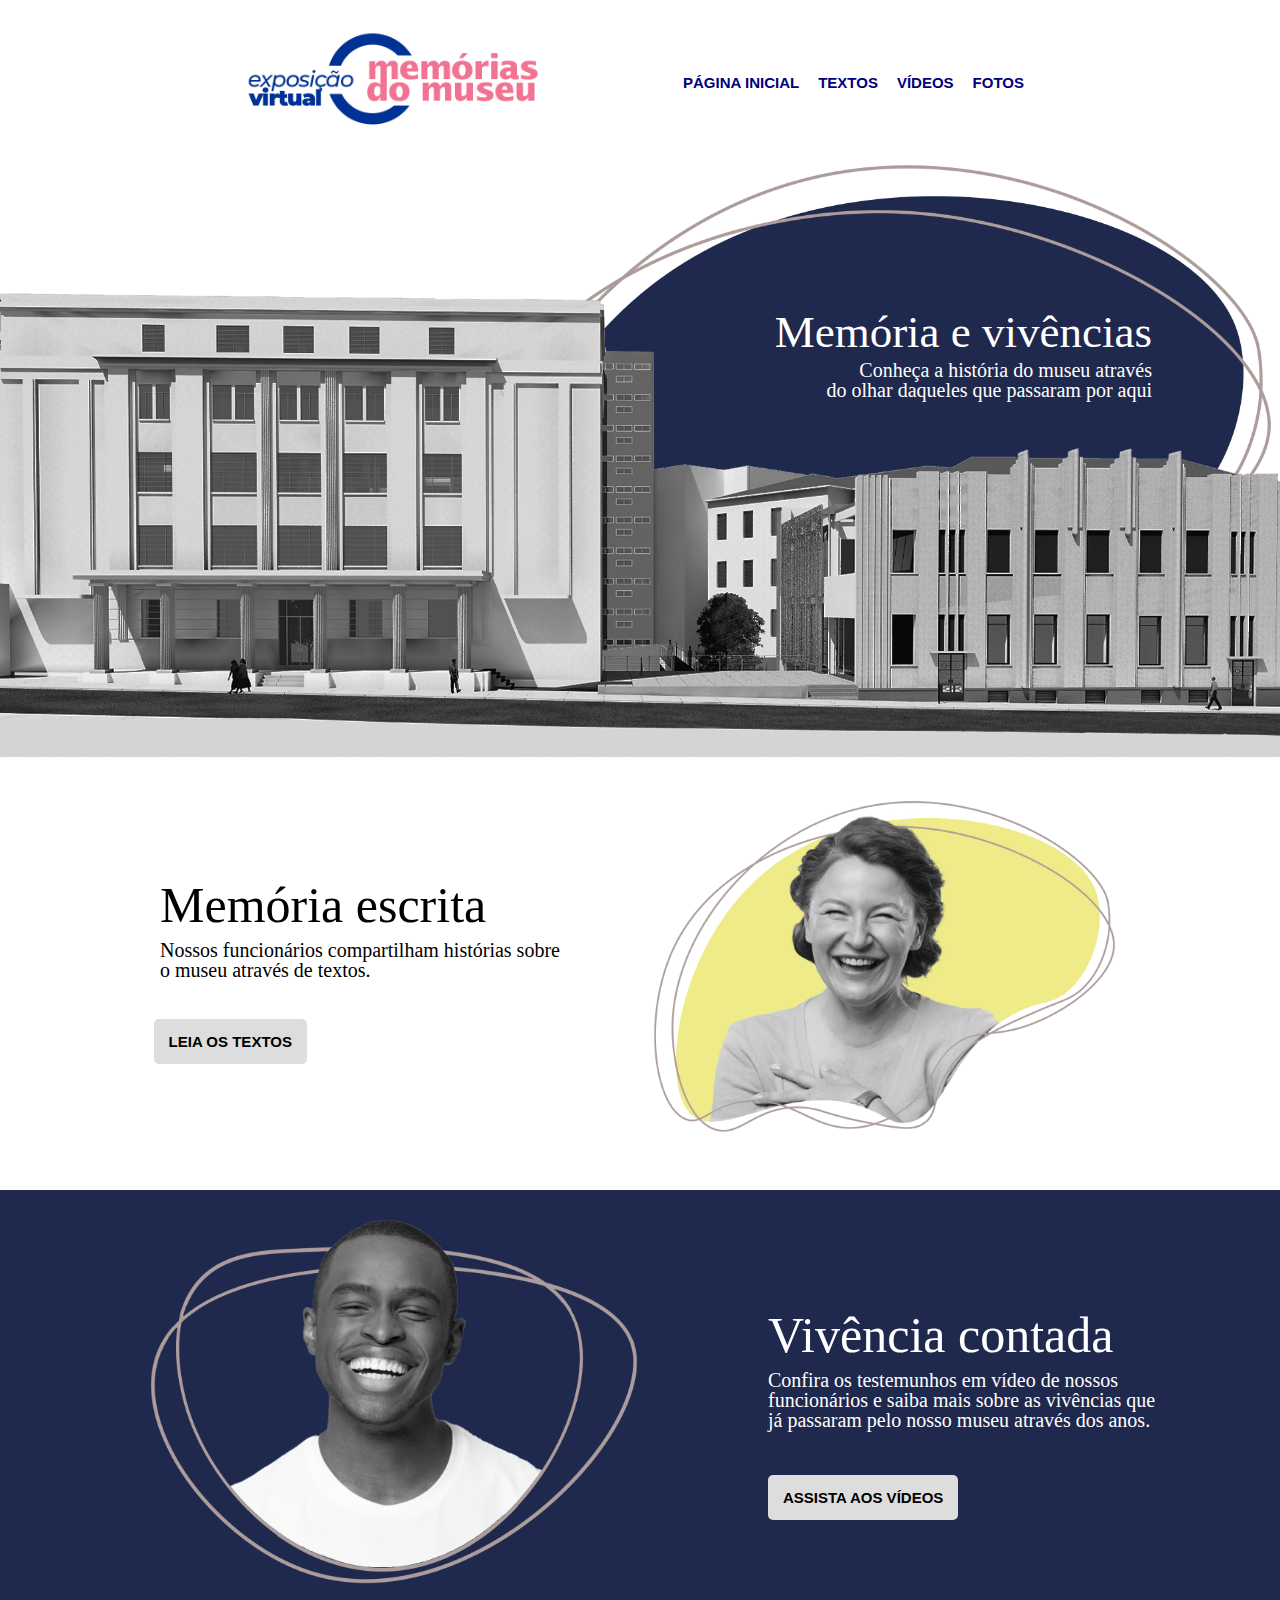
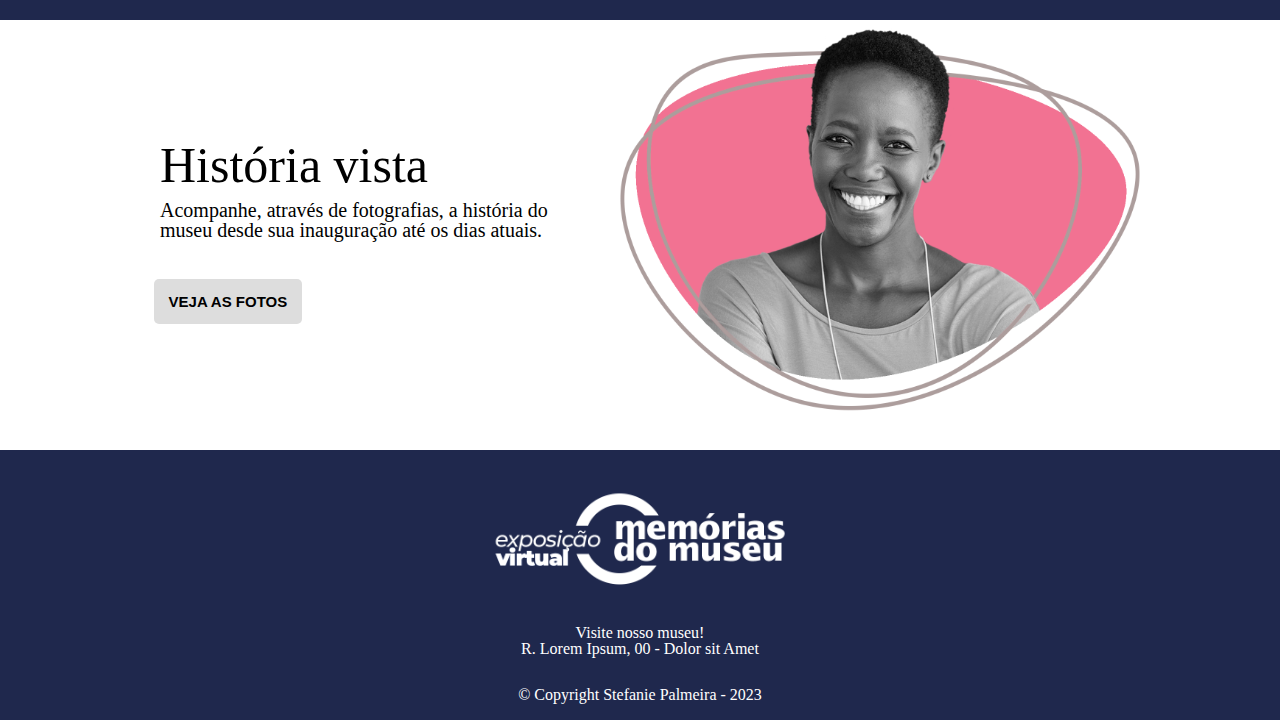
<file: index.html>
<!DOCTYPE html>

<html lang="pt-br">
	<head>
		<meta charset="utf-8">
		<title>Exposição virtual | Memórias e vivências</title>
		<link rel="stylesheet" href="reset.css">
		<link rel="stylesheet" href="style.css">
		<link rel="icon" href="favicon.ico">
	</head>

	<body>
		<header class="cabecalho">
			
			<div class="caixa-nav">
				<h1><img class="logo" src="imagens/logo_colorido_adapatado.png" alt="Logo da exposição virtual intitulada 'Memórias'"></h1>
				<nav>
					<ul>
					 	<li><a href="index.html">PÁGINA INICIAL</a></li>
						<li><a href="textos.html">TEXTOS</a></li>
						<li><a href="videos.html">VÍDEOS</a></li>
						<li><a href="fotos.html">FOTOS</a></li>
					</ul>
				</nav>
			</div>
		</header>

		<!-- BANNER -->
		<div class="banner">
			<h2 class="grande_texto"> Memória e vivências </h2>
			<h3 class="grande_subtexto"> Conheça a história do museu através <br> do olhar daqueles que passaram por aqui </h3> 
			<img class="banner_img" src="imagens/banner_principal2.png">
		</div>

		<!-- TEXTOS -->
		<div class="info1">
			<div class="bloco_texto_home">
				<h2 class="texto_home"> Memória escrita </h2>
				<p class="subtext_home"> Nossos funcionários compartilham histórias sobre o museu através de textos.</p>				
				<a href="textos.html"><div class=botao> leia os textos </div></a>
			</div>
			<img class="img_person" src="imagens/img_right_1yellow.png">
		</div>

		<!-- VÍDEOS -->
		<div class="info2">
			<div class="bloco_texto_home">
				<h2 class="texto_home">Vivência contada </h2>
				<p class="subtext_home"> Confira os testemunhos em vídeo de nossos funcionários e saiba mais sobre as vivências que já passaram pelo nosso museu através dos anos.</p>				
				<a href="videos.html"><div class=botao> assista aos vídeos </div></a>
			</div>
			<img class="img_person" src="imagens/img_right_2.png">
		</div>

		<!-- FOTOS -->
		<div class="info3">
			<div class="bloco_texto_home">
				<h2 class="texto_home"> História vista </h2>
				<p class="subtext_home"> Acompanhe, através de fotografias, a história do museu desde sua inauguração até os dias atuais.</p>				
				<a href="fotos.html"><div class=botao> veja as fotos </div></a>
			</div>
			<img class="img_person" src="imagens/img_person_3.png">
		</div>

		<!-- FOOTER -->
		<footer>
			<img src="imagens/logo_branco.png">
			<p> Visite nosso museu!</p>
			<p> R. Lorem Ipsum, 00 - Dolor sit Amet </p>
			<p class="copyright">&copy; Copyright Stefanie Palmeira - 2023</p>
		</footer>


	</body>
</html>
</file>
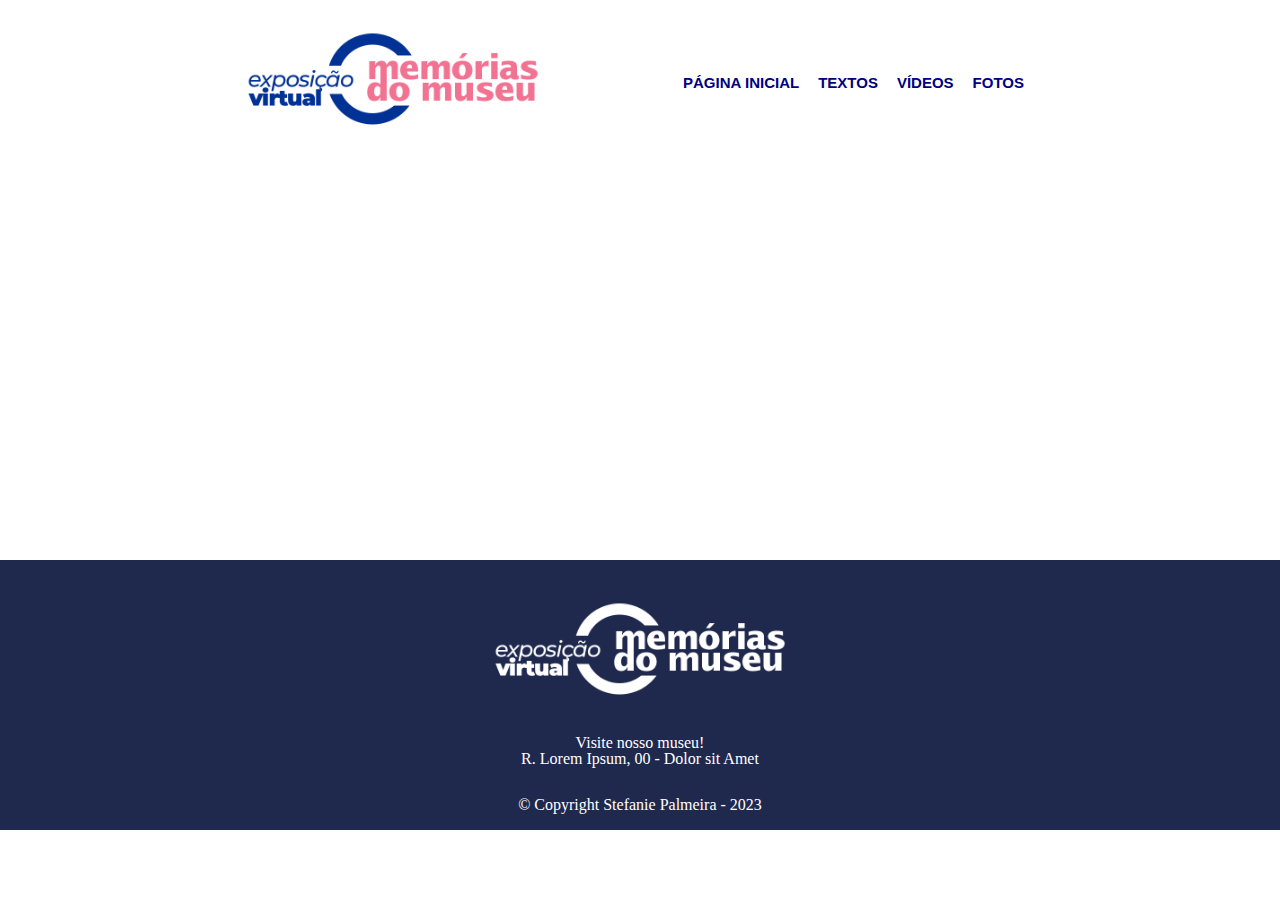
<file: fotos.html>
<!DOCTYPE html>

<html lang="pt-br">
	<head>
		<meta charset="utf-8">
		<title>Exposição virtual | Memórias e vivências</title>
		<link rel="stylesheet" href="reset.css">
		<link rel="stylesheet" href="style.css">
		<link rel="icon" href="favicon.ico">
	</head>

	<body>
		<header class="cabecalho">
			
			<div class="caixa-nav">
				<h1><img class="logo" src="imagens/logo_colorido_adapatado.png" alt="Logo da exposição virtual intitulada 'Memórias'"></h1>
				<nav>
					<ul>
					 	<li><a href="index.html">PÁGINA INICIAL</a></li>
						<li><a href="textos.html">TEXTOS</a></li>
						<li><a href="videos.html">VÍDEOS</a></li>
						<li><a href="fotos.html">FOTOS</a></li>
					</ul>
				</nav>
			</div>
		</header>

		<!-- MAIN -->
		<main class="main-fotos">
		</main>


		<!-- FOOTER -->
		<footer>
			<img src="imagens/logo_branco.png">
			<p> Visite nosso museu!</p>
			<p> R. Lorem Ipsum, 00 - Dolor sit Amet </p>
			<p class="copyright">&copy; Copyright Stefanie Palmeira - 2023</p>
		</footer>


	</body>
</html>
</file>
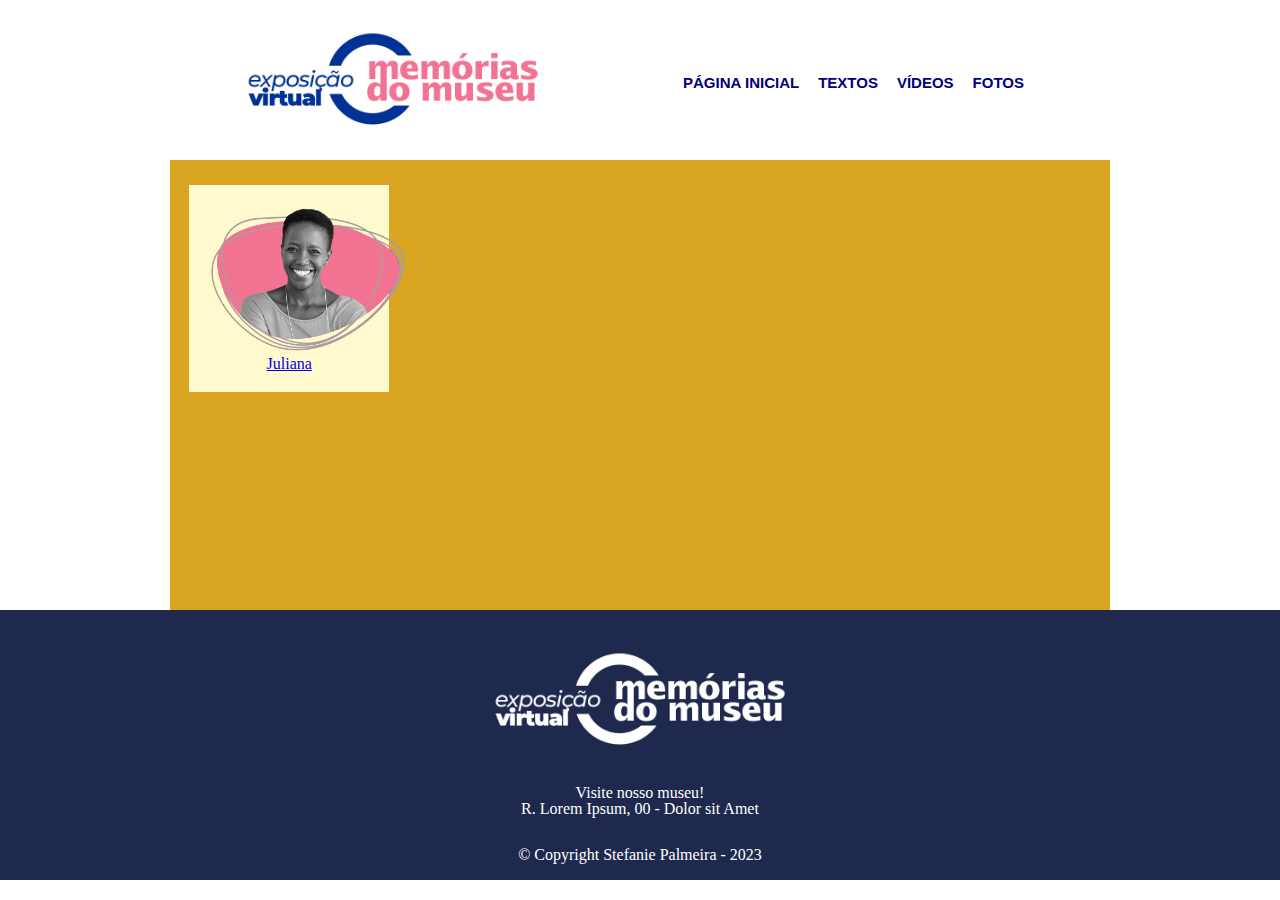
<file: textos.html>
<!DOCTYPE html>

<html lang="pt-br">
	<head>
		<meta charset="utf-8">
		<title>Exposição virtual | Memórias e vivências</title>
		<link rel="stylesheet" href="reset.css">
		<link rel="stylesheet" href="style.css">
		<link rel="icon" href="favicon.ico">
	</head>

	<body>
		<header class="cabecalho">
			
			<div class="caixa-nav">
				<h1><img class="logo" src="imagens/logo_colorido_adapatado.png" alt="Logo da exposição virtual intitulada 'Memórias'"></h1>
				<nav>
					<ul>
					 	<li><a href="index.html">PÁGINA INICIAL</a></li>
						<li><a href="textos.html">TEXTOS</a></li>
						<li><a href="videos.html">VÍDEOS</a></li>
						<li><a href="fotos.html">FOTOS</a></li>
					</ul>
				</nav>
			</div>
		</header>

		<main>
			<ul class="caixa_selecionar_pessoa">
				<li>
					<img src="imagens/marta.png"></img>
					<a href="marta.html"> Marta </a>
				</li>
				<li>
					<img src="imagens/andre.png"></img>
					<a href="andre.html"> André </a>
				</li>
				<li>
					<img src="imagens/juliana.png"></img>
					<a href="juliana.html"> Juliana </a>
				</li> 
			</ul>

		</main>


		<!-- FOOTER -->
		<footer>
			<img src="imagens/logo_branco.png">
			<p> Visite nosso museu!</p>
			<p> R. Lorem Ipsum, 00 - Dolor sit Amet </p>
			<p class="copyright">&copy; Copyright Stefanie Palmeira - 2023</p>
		</footer>


	</body>
</html>
</file>
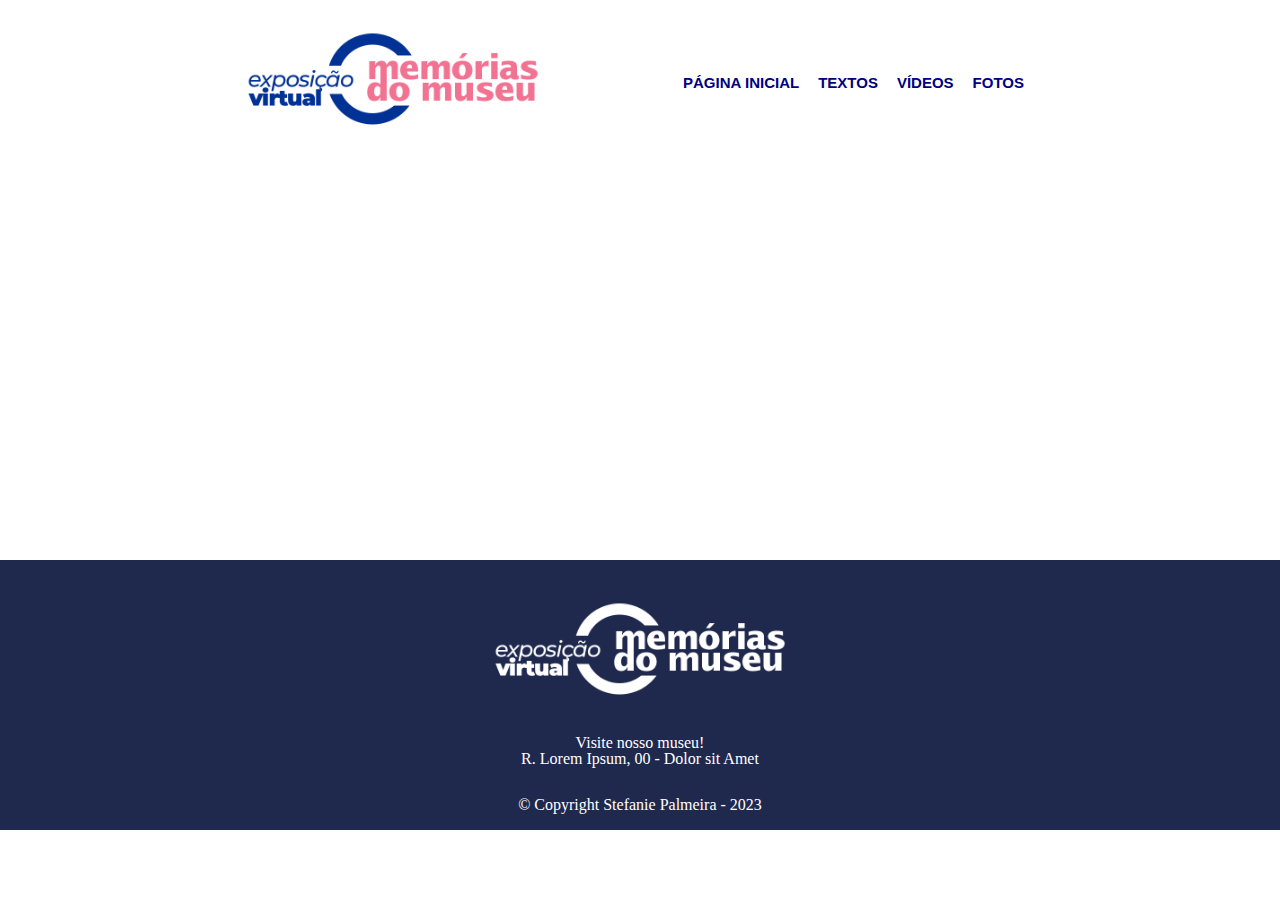
<file: videos.html>
<!DOCTYPE html>

<html lang="pt-br">
	<head>
		<meta charset="utf-8">
		<title>Exposição virtual | Memórias e vivências</title>
		<link rel="stylesheet" href="reset.css">
		<link rel="stylesheet" href="style.css">
		<link rel="icon" href="favicon.ico">
	</head>

	<body>
		<header class="cabecalho">
			
			<div class="caixa-nav">
				<h1><img class="logo" src="imagens/logo_colorido_adapatado.png" alt="Logo da exposição virtual intitulada 'Memórias'"></h1>
				<nav>
					<ul>
					 	<li><a href="index.html">PÁGINA INICIAL</a></li>
						<li><a href="textos.html">TEXTOS</a></li>
						<li><a href="videos.html">VÍDEOS</a></li>
						<li><a href="fotos.html">FOTOS</a></li>
					</ul>
				</nav>
			</div>
		</header>

		<!-- MAIN -->
		<main class="main-videos">
		</main>


		<!-- FOOTER -->
		<footer>
			<img src="imagens/logo_branco.png">
			<p> Visite nosso museu!</p>
			<p> R. Lorem Ipsum, 00 - Dolor sit Amet </p>
			<p class="copyright">&copy; Copyright Stefanie Palmeira - 2023</p>
		</footer>


	</body>
</html>
</file>
<file: style.css>
.cabecalho {
	height: 120px;
	padding: 20px;
}

.caixa-nav {
	width: 80%;
	margin: 0px auto;
}

.logo {
	margin-left: 10%;
	width: 300px;
}

nav ul {
	position: absolute; /* Isso previne que a lista ocupe uma linha inteira. Corta ela quando ela acaba*/ 
	right: 0;
	margin-right: 20%;
	top: 75px;

}

nav li {
	display: inline-block; /* Isso aqui deixa cada item da lista lado a lado, numa linha. Se tirar, eles ficam um em baixo do outro*/
	margin: 0 0 0 15px;
}

header a {
	text-transform: uppercase;
	color: navy;
	text-decoration: none;
	font-weight: bold;
	font-size: 15px;
	font-family: sans-serif;
}

header a:hover {
	font-size: 16px;
}

/*-------------- BANNER ----------------*/

.banner {
/*	background: red; */
}

.banner_img {
	width: 100%;
}

.grande_texto {
	position: absolute;
	margin-top: 150px;
	right: 10%;
	color: white;
	font-size: 45px;
}

.grande_subtexto {
	text-align: right;
	position: absolute;
	right: 10%;
	color: white;
	font-size: 20px;
	margin-top: 200px;
}

/*-------------- INFO 1 ----------------*/

.info1 {
	height: 430px;
}

.info1 .bloco_texto_home {
	display: inline-block;
	height: 100%;
	width: 50%;
}

.info1 .texto_home {
	font-size: 50px;
	margin-top: 120px;
	margin-left: 25%;
	display: inline-block;
}

.info1 .subtext_home {
	font-size: 20px;
	margin-top: 10px;
	margin-left: 25%;
	width: 400px;
	display: inline-block;
}

.info1 .img_person {
	width: 42%;
	position: absolute;
	display: inline-block;
	right: 0;
	margin-right: 10%;
}

.info1 .botao {
	color: black;
	display: inline;
	padding: 15px;
	text-decoration: none;
	border-radius: 5px;
	background: #DDDDDD;
	text-transform: uppercase;
	font-family: sans-serif;
	font-weight: bold;
	font-size: 15px;
	left: 12%;
	margin-top: 7%;
	position: absolute;
}

.info1 .botao:hover {
	background: #CCCCCC;
}

/*-------------- INFO 2 ----------------*/

.info2 {
	height: 430px;
	background: #1f284d;
}

.info2 .bloco_texto_home {
	display: inline-block;
	width: 50%;
	height: inherit;
	right: 0px;
	position: absolute;
}

.info2 .texto_home {
	color: white;
	font-size: 50px;
	margin-top: 120px;
	margin-left: 20%;
	display: inline-block;
}

.info2 .subtext_home {
	color: white;
	font-size: 20px;
	margin-top: 10px;
	margin-left: 20%;
	width: 400px;
	display: inline-block;
}

.info2 .botao {
	color: black;
	display: inline;
	padding: 15px;
	text-decoration: none;
	border-radius: 5px;
	background: #DDDDDD;
	text-transform: uppercase;
	font-family: sans-serif;
	font-weight: bold;
	font-size: 15px;
	left: 20%;
	margin-top: 18%;
	position: absolute;
}

.info2 .img_person {
	width: 42%;
	position: absolute;
	display: inline-block;
	left: 0;
	margin-left: 10%;
}


.info2 .botao:hover {
	background: #CCCCCC;
}

/*-------------- INFO3 ----------------*/

.info3 {
	height: 430px;
}

.info3 .bloco_texto_home {
	display: inline-block;
	height: 100%;
	width: 50%;
}

.info3 .texto_home {
	font-size: 50px;
	margin-top: 120px;
	margin-left: 25%;
	display: inline-block;
}

.info3 .subtext_home {
	font-size: 20px;
	margin-top: 10px;
	margin-left: 25%;
	width: 400px;
	display: inline-block;
}

.info3 .img_person {
	width: 42%;
	position: absolute;
	display: inline-block;
	right: 0;
	margin-right: 10%;
}

.info3 .botao {
	color: black;
	display: inline;
	padding: 15px;
	text-decoration: none;
	border-radius: 5px;
	background: #DDDDDD;
	text-transform: uppercase;
	font-family: sans-serif;
	font-weight: bold;
	font-size: 15px;
	left: 12%;
	margin-top: 7%;
	position: absolute;
}

.info3 .botao:hover {
	background: #CCCCCC;
}


/*-------------- FOOTER ----------------*/

 
footer {
	background: #1f284d;
	height: 270px;
	text-align: center;
}

footer img {
	margin: 30px 0;
	width: 300px;
}

footer p {
	color: white;
}

footer .copyright {
	margin-top: 30px;
}


/*-------------- PÁGINA TEXTOS ----------------*/

.caixa_selecionar_pessoa {
	height: 400px;
	width: 940px;
	margin: 0 auto;
	padding: 25px 0;
	background: goldenrod;
}

.caixa_selecionar_pessoa li {
	display: inline-block;
	text-align: center;
	margin: 0 1.5%;
	padding: 20px;
	box-sizing: border-box;
	position: absolute;
	background: lemonchiffon;
	width: 200px;
}

.caixa_selecionar_pessoa img {
	width: inherit;
}



/*-------------- PÁGINA VÍDEOS ----------------*/

.main-videos {
	height: 400px;
	background: white;
}

/*-------------- PÁGINA FOTOS ----------------*/


.main-fotos {
	height: 400px;
	background: white;
}
</file>
